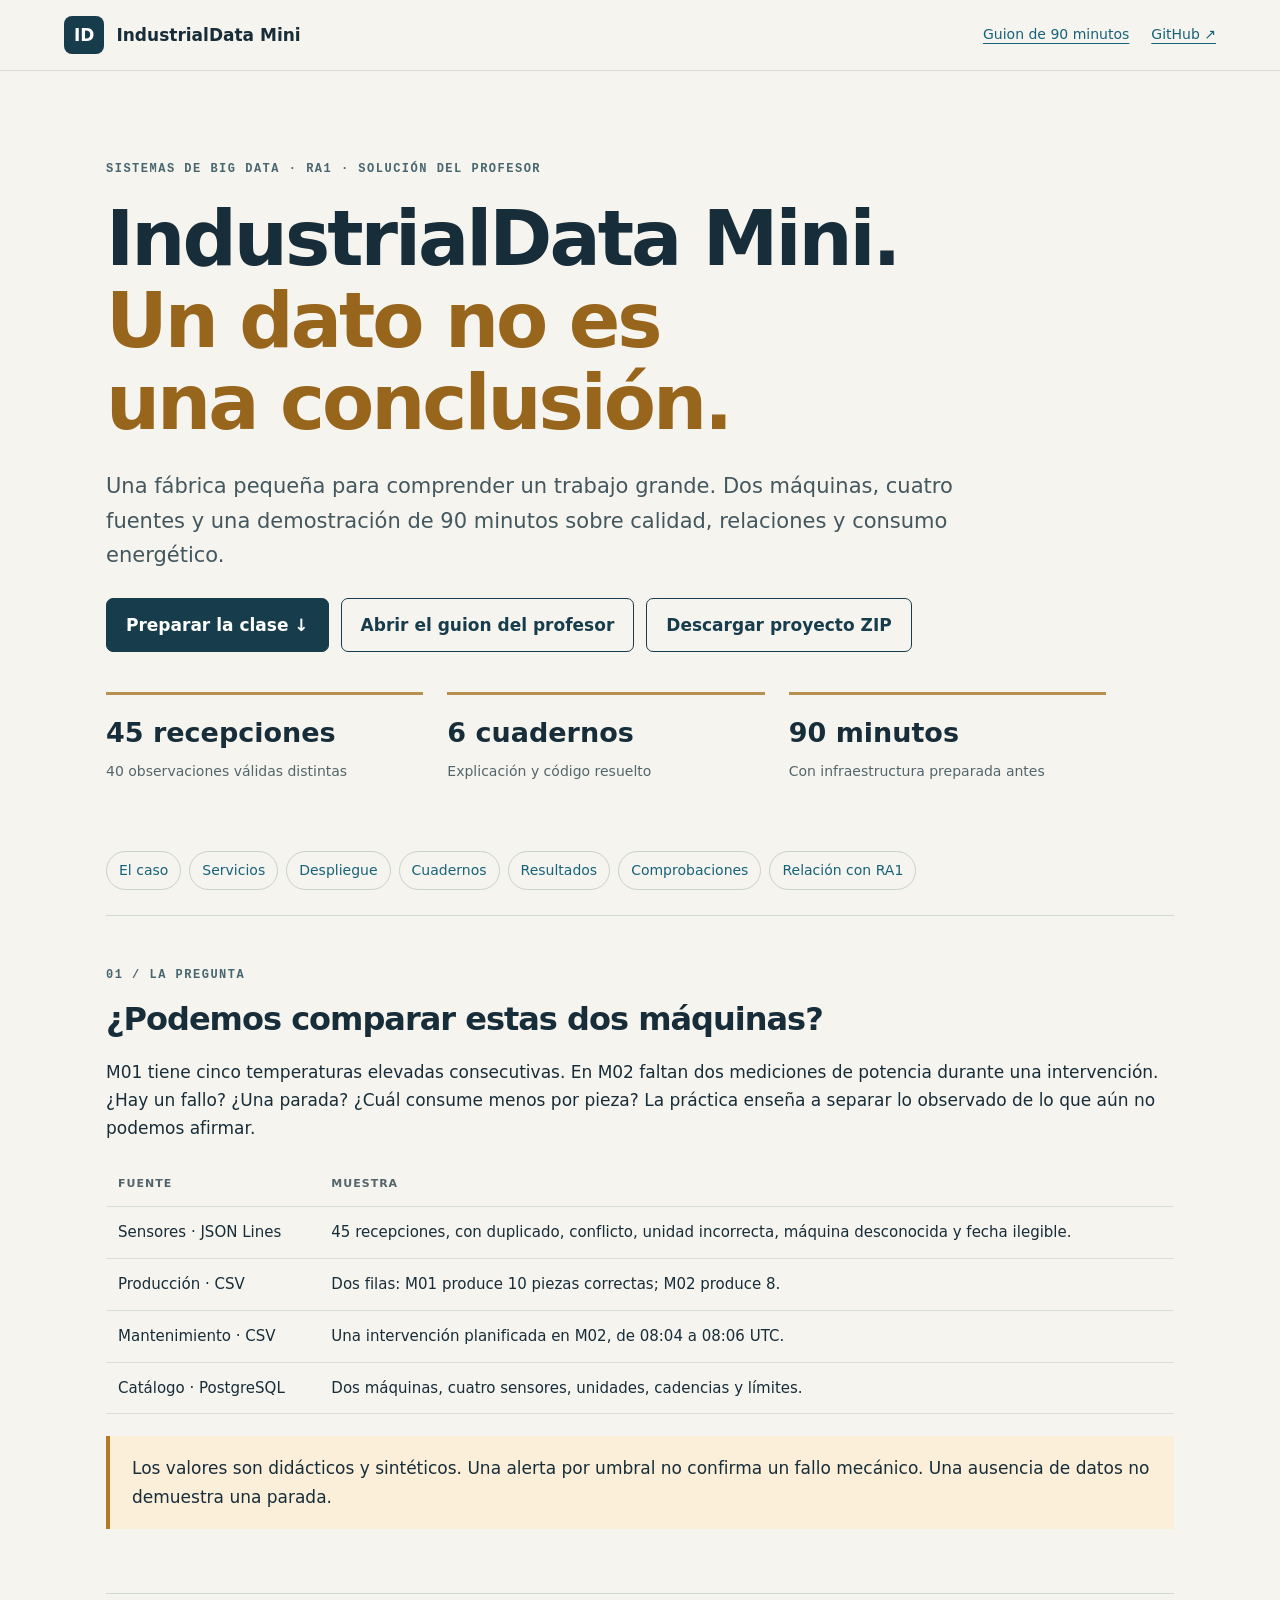
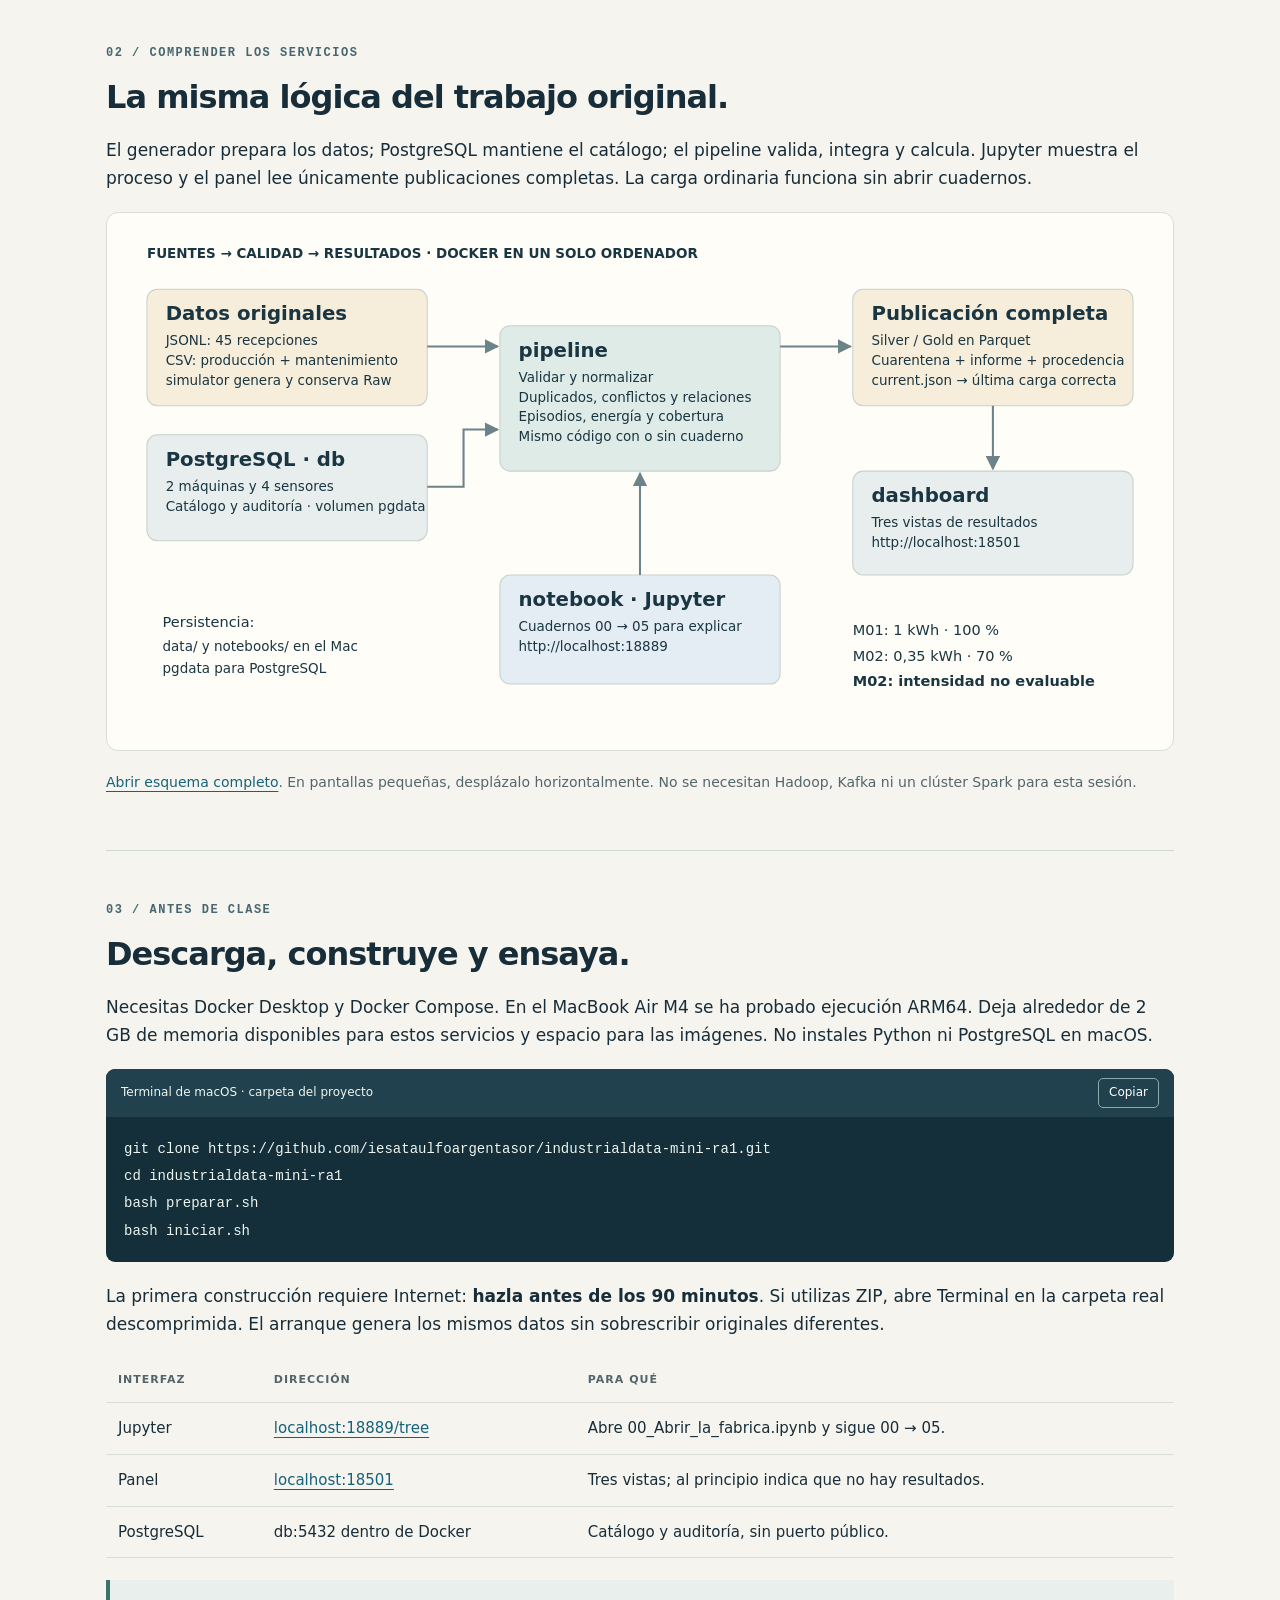
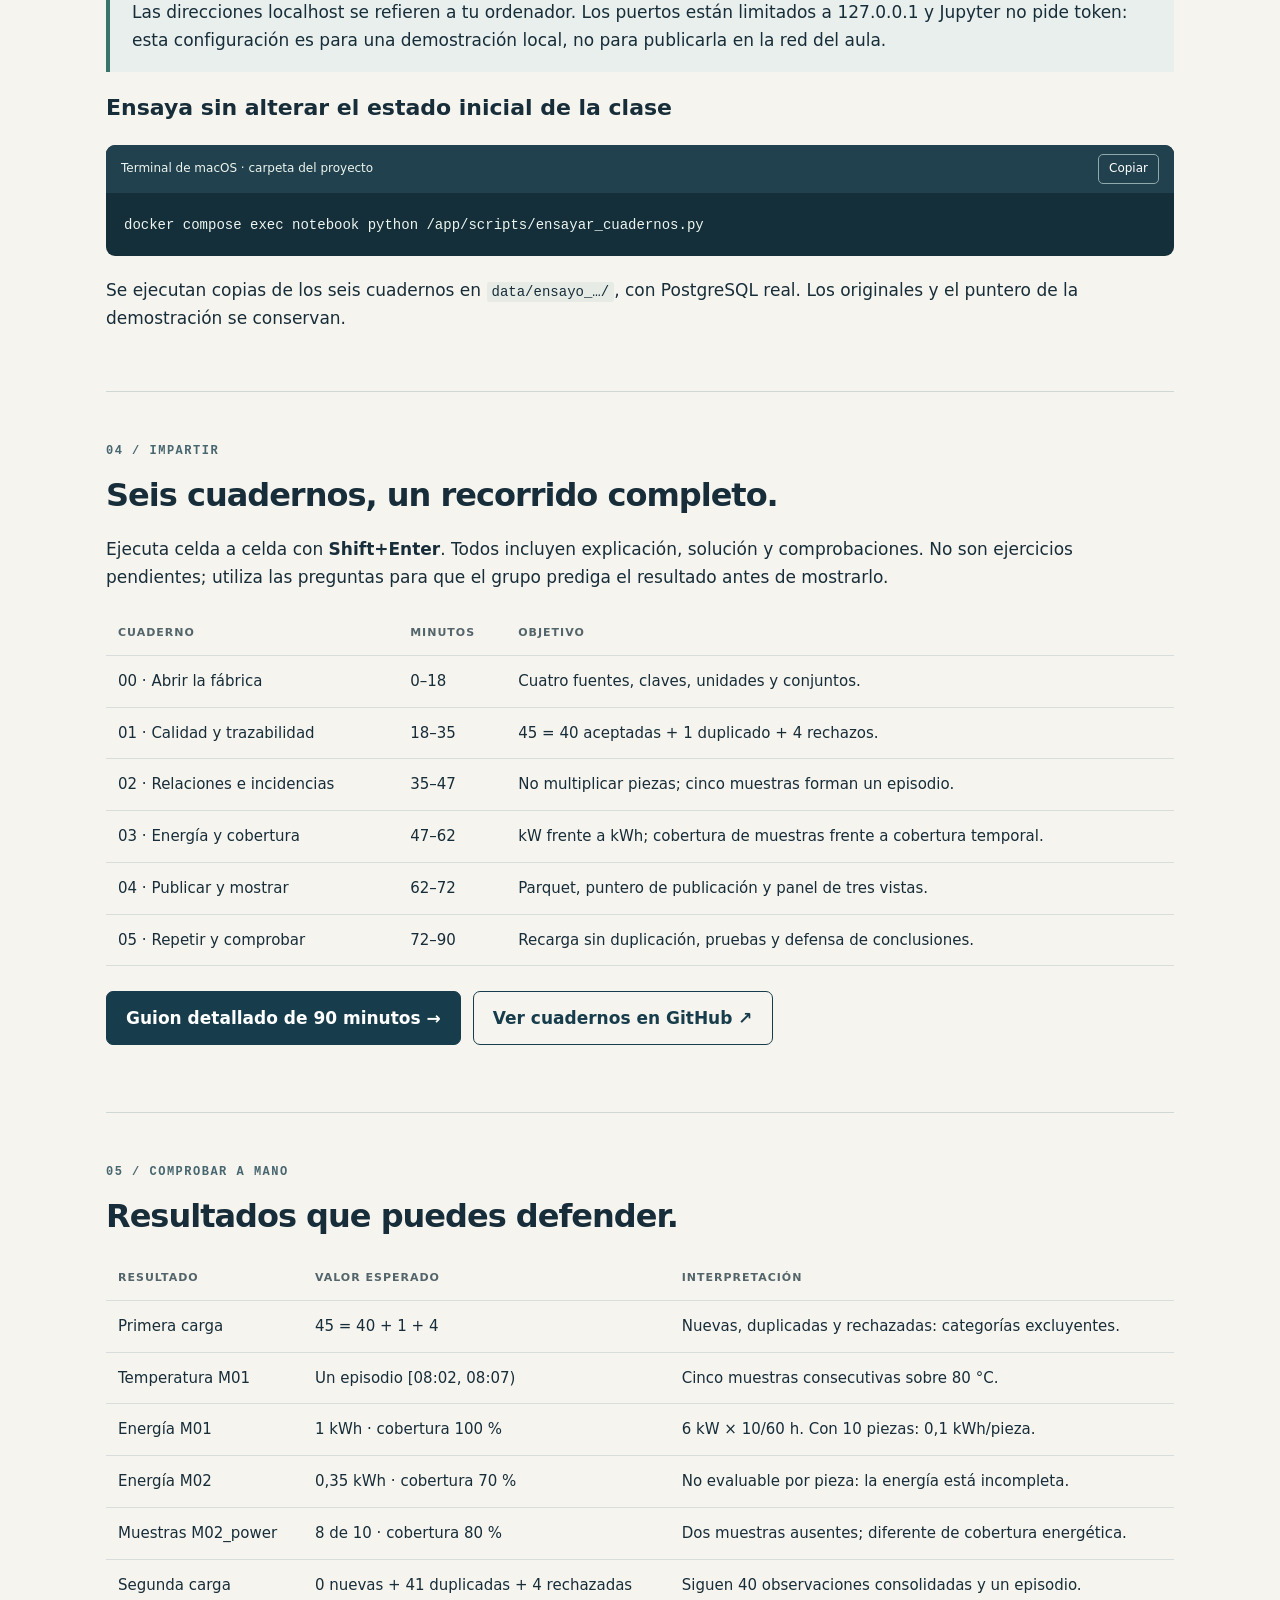
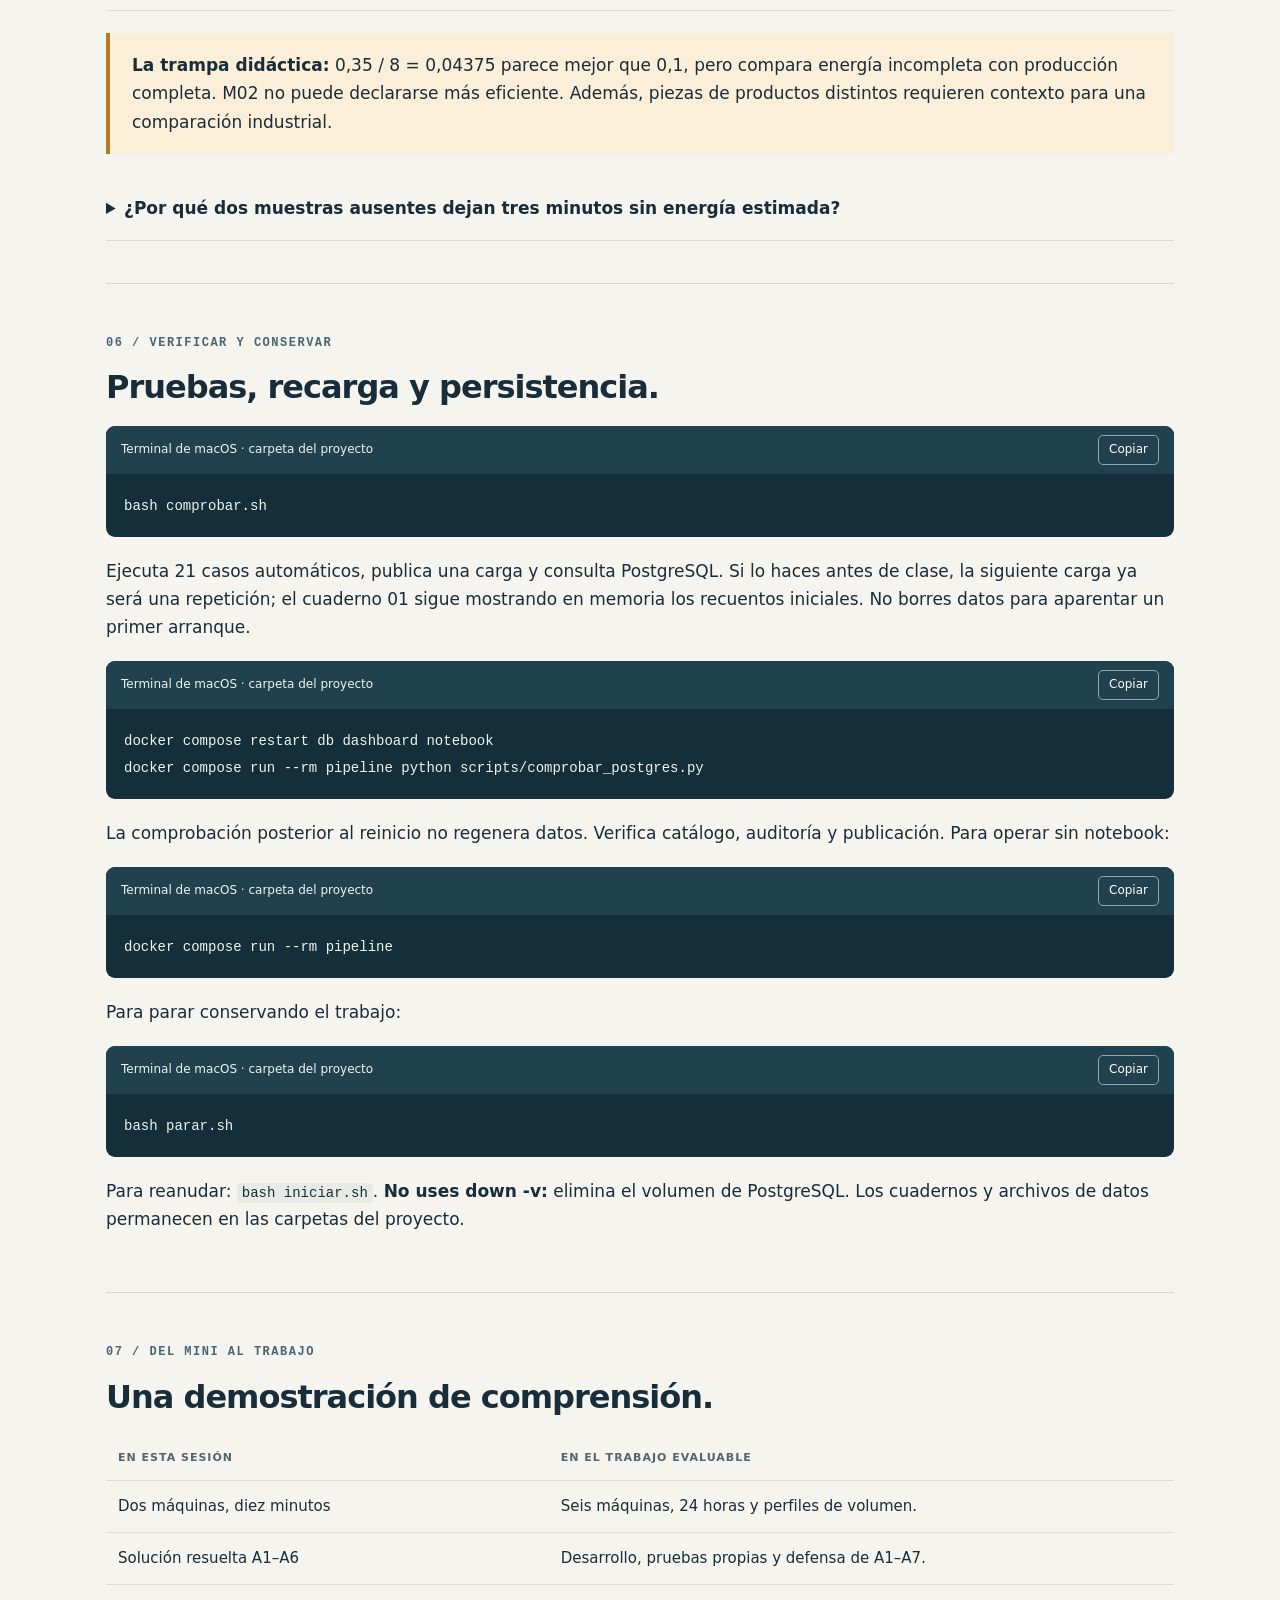
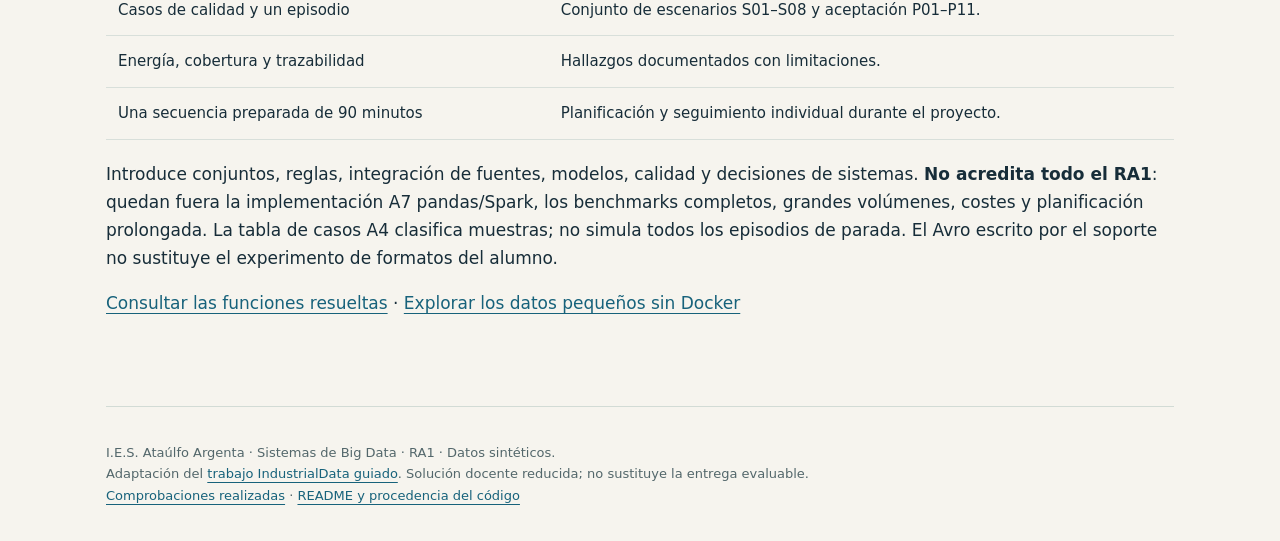
<file: docs/index.html>
<!doctype html><html lang="es"><head><meta charset="utf-8"><meta name="viewport" content="width=device-width,initial-scale=1"><title>Guía de despliegue y práctica · IndustrialData Mini</title><meta name="description" content="Demostración docente de Sistemas de Big Data: datos industriales, calidad, energía y trazabilidad en 90 minutos."><link rel="stylesheet" href="assets/style.css"><script defer src="assets/guide.js"></script></head><body><a class="skip" href="#contenido">Saltar al contenido</a><header><a class="brand" href="index.html"><span class="badge">ID</span> IndustrialData Mini</a><nav class="topnav" aria-label="Recursos"><a href="guion90.html">Guion de 90 minutos</a><a href="https://github.com/iesataulfoargentasor/industrialdata-mini-ra1">GitHub ↗</a></nav></header><main id="contenido"><div class="hero"><p class="eyebrow">Sistemas de Big Data · RA1 · Solución del profesor</p><h1>IndustrialData Mini.<br><span>Un dato no es<br>una conclusión.</span></h1><p class="lead">Una fábrica pequeña para comprender un trabajo grande. Dos máquinas, cuatro fuentes y una demostración de 90 minutos sobre calidad, relaciones y consumo energético.</p><div class="actions"><a class="button" href="#empezar">Preparar la clase ↓</a><a class="button secondary" href="guion90.html">Abrir el guion del profesor</a><a class="button secondary" href="https://github.com/iesataulfoargentasor/industrialdata-mini-ra1/archive/refs/heads/main.zip">Descargar proyecto ZIP</a></div><div class="stats"><article><strong>45 recepciones</strong><span class="small">40 observaciones válidas distintas</span></article><article><strong>6 cuadernos</strong><span class="small">Explicación y código resuelto</span></article><article><strong>90 minutos</strong><span class="small">Con infraestructura preparada antes</span></article></div></div><nav class="jump" aria-label="Secciones"><a href="#caso">El caso</a><a href="#arquitectura">Servicios</a><a href="#empezar">Despliegue</a><a href="#cuadernos">Cuadernos</a><a href="#resultados">Resultados</a><a href="#pruebas">Comprobaciones</a><a href="#alcance">Relación con RA1</a></nav>
<section id="caso"><span class="num">01 / LA PREGUNTA</span><h2>¿Podemos comparar estas dos máquinas?</h2><p>M01 tiene cinco temperaturas elevadas consecutivas. En M02 faltan dos mediciones de potencia durante una intervención. ¿Hay un fallo? ¿Una parada? ¿Cuál consume menos por pieza? La práctica enseña a separar lo observado de lo que aún no podemos afirmar.</p><div class="table-wrap"><table><thead><tr><th scope="col">Fuente</th><th scope="col">Muestra</th></tr></thead><tbody><tr><td>Sensores · JSON Lines</td><td>45 recepciones, con duplicado, conflicto, unidad incorrecta, máquina desconocida y fecha ilegible.</td></tr><tr><td>Producción · CSV</td><td>Dos filas: M01 produce 10 piezas correctas; M02 produce 8.</td></tr><tr><td>Mantenimiento · CSV</td><td>Una intervención planificada en M02, de 08:04 a 08:06 UTC.</td></tr><tr><td>Catálogo · PostgreSQL</td><td>Dos máquinas, cuatro sensores, unidades, cadencias y límites.</td></tr></tbody></table></div><div class="note amber">Los valores son didácticos y sintéticos. Una alerta por umbral no confirma un fallo mecánico. Una ausencia de datos no demuestra una parada.</div></section>
<section id="arquitectura"><span class="num">02 / COMPRENDER LOS SERVICIOS</span><h2>La misma lógica del trabajo original.</h2><p>El generador prepara los datos; PostgreSQL mantiene el catálogo; el pipeline valida, integra y calcula. Jupyter muestra el proceso y el panel lee únicamente publicaciones completas. La carga ordinaria funciona sin abrir cuadernos.</p><div class="diagram"><img src="assets/arquitectura.svg" alt="Fuentes JSONL, CSV y PostgreSQL hacia pipeline; publicación Parquet y panel; Jupyter utiliza el mismo código"></div><p class="small"><a href="assets/arquitectura.svg">Abrir esquema completo</a>. En pantallas pequeñas, desplázalo horizontalmente. No se necesitan Hadoop, Kafka ni un clúster Spark para esta sesión.</p></section>
<section id="empezar"><span class="num">03 / ANTES DE CLASE</span><h2>Descarga, construye y ensaya.</h2><p>Necesitas Docker Desktop y Docker Compose. En el MacBook Air M4 se ha probado ejecución ARM64. Deja alrededor de 2 GB de memoria disponibles para estos servicios y espacio para las imágenes. No instales Python ni PostgreSQL en macOS.</p><div class="code"><div class="code-head"><span>Terminal de macOS · carpeta del proyecto</span><button type="button" class="copy" aria-label="Copiar comandos">Copiar</button></div><pre><code>git clone https://github.com/iesataulfoargentasor/industrialdata-mini-ra1.git
cd industrialdata-mini-ra1
bash preparar.sh
bash iniciar.sh</code></pre></div><p>La primera construcción requiere Internet: <strong>hazla antes de los 90 minutos</strong>. Si utilizas ZIP, abre Terminal en la carpeta real descomprimida. El arranque genera los mismos datos sin sobrescribir originales diferentes.</p><div class="table-wrap"><table><thead><tr><th scope="col">Interfaz</th><th scope="col">Dirección</th><th scope="col">Para qué</th></tr></thead><tbody><tr><td>Jupyter</td><td><a href="http://localhost:18889/tree">localhost:18889/tree</a></td><td>Abre 00_Abrir_la_fabrica.ipynb y sigue 00 → 05.</td></tr><tr><td>Panel</td><td><a href="http://localhost:18501">localhost:18501</a></td><td>Tres vistas; al principio indica que no hay resultados.</td></tr><tr><td>PostgreSQL</td><td>db:5432 dentro de Docker</td><td>Catálogo y auditoría, sin puerto público.</td></tr></tbody></table></div><div class="note">Las direcciones localhost se refieren a tu ordenador. Los puertos están limitados a 127.0.0.1 y Jupyter no pide token: esta configuración es para una demostración local, no para publicarla en la red del aula.</div><h3>Ensaya sin alterar el estado inicial de la clase</h3><div class="code"><div class="code-head"><span>Terminal de macOS · carpeta del proyecto</span><button type="button" class="copy" aria-label="Copiar comandos">Copiar</button></div><pre><code>docker compose exec notebook python /app/scripts/ensayar_cuadernos.py</code></pre></div><p>Se ejecutan copias de los seis cuadernos en <code>data/ensayo_…/</code>, con PostgreSQL real. Los originales y el puntero de la demostración se conservan.</p></section>
<section id="cuadernos"><span class="num">04 / IMPARTIR</span><h2>Seis cuadernos, un recorrido completo.</h2><p>Ejecuta celda a celda con <strong>Shift+Enter</strong>. Todos incluyen explicación, solución y comprobaciones. No son ejercicios pendientes; utiliza las preguntas para que el grupo prediga el resultado antes de mostrarlo.</p><div class="table-wrap"><table><thead><tr><th scope="col">Cuaderno</th><th scope="col">Minutos</th><th scope="col">Objetivo</th></tr></thead><tbody><tr><td>00 · Abrir la fábrica</td><td>0–18</td><td>Cuatro fuentes, claves, unidades y conjuntos.</td></tr><tr><td>01 · Calidad y trazabilidad</td><td>18–35</td><td>45 = 40 aceptadas + 1 duplicado + 4 rechazos.</td></tr><tr><td>02 · Relaciones e incidencias</td><td>35–47</td><td>No multiplicar piezas; cinco muestras forman un episodio.</td></tr><tr><td>03 · Energía y cobertura</td><td>47–62</td><td>kW frente a kWh; cobertura de muestras frente a cobertura temporal.</td></tr><tr><td>04 · Publicar y mostrar</td><td>62–72</td><td>Parquet, puntero de publicación y panel de tres vistas.</td></tr><tr><td>05 · Repetir y comprobar</td><td>72–90</td><td>Recarga sin duplicación, pruebas y defensa de conclusiones.</td></tr></tbody></table></div><div class="actions"><a class="button" href="guion90.html">Guion detallado de 90 minutos →</a><a class="button secondary" href="https://github.com/iesataulfoargentasor/industrialdata-mini-ra1/tree/main/notebooks">Ver cuadernos en GitHub ↗</a></div></section>
<section id="resultados"><span class="num">05 / COMPROBAR A MANO</span><h2>Resultados que puedes defender.</h2><div class="table-wrap"><table><thead><tr><th scope="col">Resultado</th><th scope="col">Valor esperado</th><th scope="col">Interpretación</th></tr></thead><tbody><tr><td>Primera carga</td><td>45 = 40 + 1 + 4</td><td>Nuevas, duplicadas y rechazadas: categorías excluyentes.</td></tr><tr><td>Temperatura M01</td><td>Un episodio [08:02, 08:07)</td><td>Cinco muestras consecutivas sobre 80 °C.</td></tr><tr><td>Energía M01</td><td>1 kWh · cobertura 100 %</td><td>6 kW × 10/60 h. Con 10 piezas: 0,1 kWh/pieza.</td></tr><tr><td>Energía M02</td><td>0,35 kWh · cobertura 70 %</td><td>No evaluable por pieza: la energía está incompleta.</td></tr><tr><td>Muestras M02_power</td><td>8 de 10 · cobertura 80 %</td><td>Dos muestras ausentes; diferente de cobertura energética.</td></tr><tr><td>Segunda carga</td><td>0 nuevas + 41 duplicadas + 4 rechazadas</td><td>Siguen 40 observaciones consolidadas y un episodio.</td></tr></tbody></table></div><div class="note amber"><strong>La trampa didáctica:</strong> 0,35 / 8 = 0,04375 parece mejor que 0,1, pero compara energía incompleta con producción completa. M02 no puede declararse más eficiente. Además, piezas de productos distintos requieren contexto para una comparación industrial.</div><details><summary>¿Por qué dos muestras ausentes dejan tres minutos sin energía estimada?</summary><p>Hay potencia a las 08:03 y a las 08:06. El segmento dura 180 segundos, más de 1,5 veces la cadencia de 60 segundos. Se excluye completo. Quedan siete de diez minutos cubiertos. No se rellena el hueco con ceros ni se supone potencia constante durante él.</p></details></section>
<section id="pruebas"><span class="num">06 / VERIFICAR Y CONSERVAR</span><h2>Pruebas, recarga y persistencia.</h2><div class="code"><div class="code-head"><span>Terminal de macOS · carpeta del proyecto</span><button type="button" class="copy" aria-label="Copiar comandos">Copiar</button></div><pre><code>bash comprobar.sh</code></pre></div><p>Ejecuta 21 casos automáticos, publica una carga y consulta PostgreSQL. Si lo haces antes de clase, la siguiente carga ya será una repetición; el cuaderno 01 sigue mostrando en memoria los recuentos iniciales. No borres datos para aparentar un primer arranque.</p><div class="code"><div class="code-head"><span>Terminal de macOS · carpeta del proyecto</span><button type="button" class="copy" aria-label="Copiar comandos">Copiar</button></div><pre><code>docker compose restart db dashboard notebook
docker compose run --rm pipeline python scripts/comprobar_postgres.py</code></pre></div><p>La comprobación posterior al reinicio no regenera datos. Verifica catálogo, auditoría y publicación. Para operar sin notebook:</p><div class="code"><div class="code-head"><span>Terminal de macOS · carpeta del proyecto</span><button type="button" class="copy" aria-label="Copiar comandos">Copiar</button></div><pre><code>docker compose run --rm pipeline</code></pre></div><p>Para parar conservando el trabajo:</p><div class="code"><div class="code-head"><span>Terminal de macOS · carpeta del proyecto</span><button type="button" class="copy" aria-label="Copiar comandos">Copiar</button></div><pre><code>bash parar.sh</code></pre></div><p>Para reanudar: <code>bash iniciar.sh</code>. <strong>No uses down -v:</strong> elimina el volumen de PostgreSQL. Los cuadernos y archivos de datos permanecen en las carpetas del proyecto.</p></section>
<section id="alcance"><span class="num">07 / DEL MINI AL TRABAJO</span><h2>Una demostración de comprensión.</h2><div class="table-wrap"><table><thead><tr><th scope="col">En esta sesión</th><th scope="col">En el trabajo evaluable</th></tr></thead><tbody><tr><td>Dos máquinas, diez minutos</td><td>Seis máquinas, 24 horas y perfiles de volumen.</td></tr><tr><td>Solución resuelta A1–A6</td><td>Desarrollo, pruebas propias y defensa de A1–A7.</td></tr><tr><td>Casos de calidad y un episodio</td><td>Conjunto de escenarios S01–S08 y aceptación P01–P11.</td></tr><tr><td>Energía, cobertura y trazabilidad</td><td>Hallazgos documentados con limitaciones.</td></tr><tr><td>Una secuencia preparada de 90 minutos</td><td>Planificación y seguimiento individual durante el proyecto.</td></tr></tbody></table></div><p>Introduce conjuntos, reglas, integración de fuentes, modelos, calidad y decisiones de sistemas. <strong>No acredita todo el RA1</strong>: quedan fuera la implementación A7 pandas/Spark, los benchmarks completos, grandes volúmenes, costes y planificación prolongada. La tabla de casos A4 clasifica muestras; no simula todos los episodios de parada. El Avro escrito por el soporte no sustituye el experimento de formatos del alumno.</p><p><a href="https://github.com/iesataulfoargentasor/industrialdata-mini-ra1/blob/main/src/industrialdata/reglas.py">Consultar las funciones resueltas</a> · <a href="https://github.com/iesataulfoargentasor/industrialdata-mini-ra1/tree/main/sample_data">Explorar los datos pequeños sin Docker</a></p></section><footer>I.E.S. Ataúlfo Argenta · Sistemas de Big Data · RA1 · Datos sintéticos.<br>Adaptación del <a href="https://iesataulfoargentasor.github.io/industrialdata-ut1-guiado/enunciado.html">trabajo IndustrialData guiado</a>. Solución docente reducida; no sustituye la entrega evaluable.<br><a href="https://github.com/iesataulfoargentasor/industrialdata-mini-ra1/blob/main/VALIDACION.txt">Comprobaciones realizadas</a> · <a href="https://github.com/iesataulfoargentasor/industrialdata-mini-ra1/blob/main/README.md">README y procedencia del código</a></footer></main></body></html>
</file>
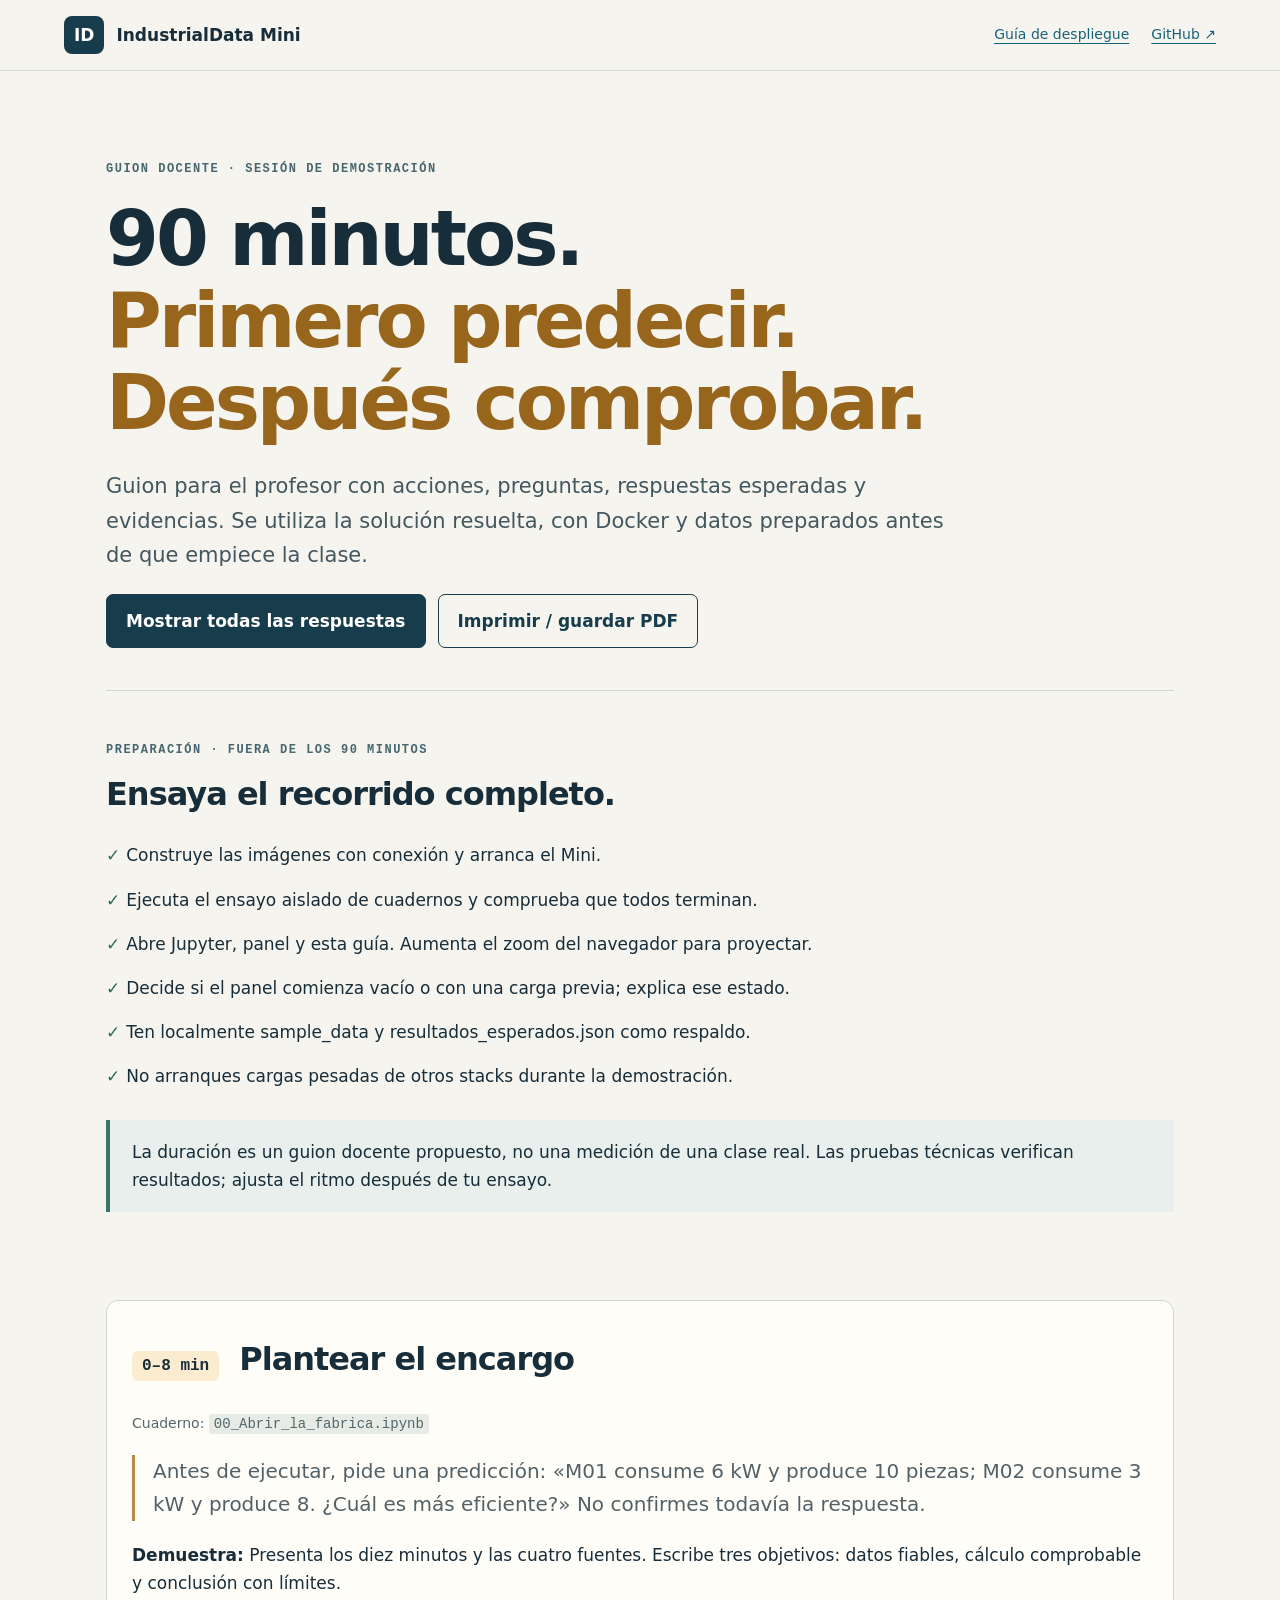
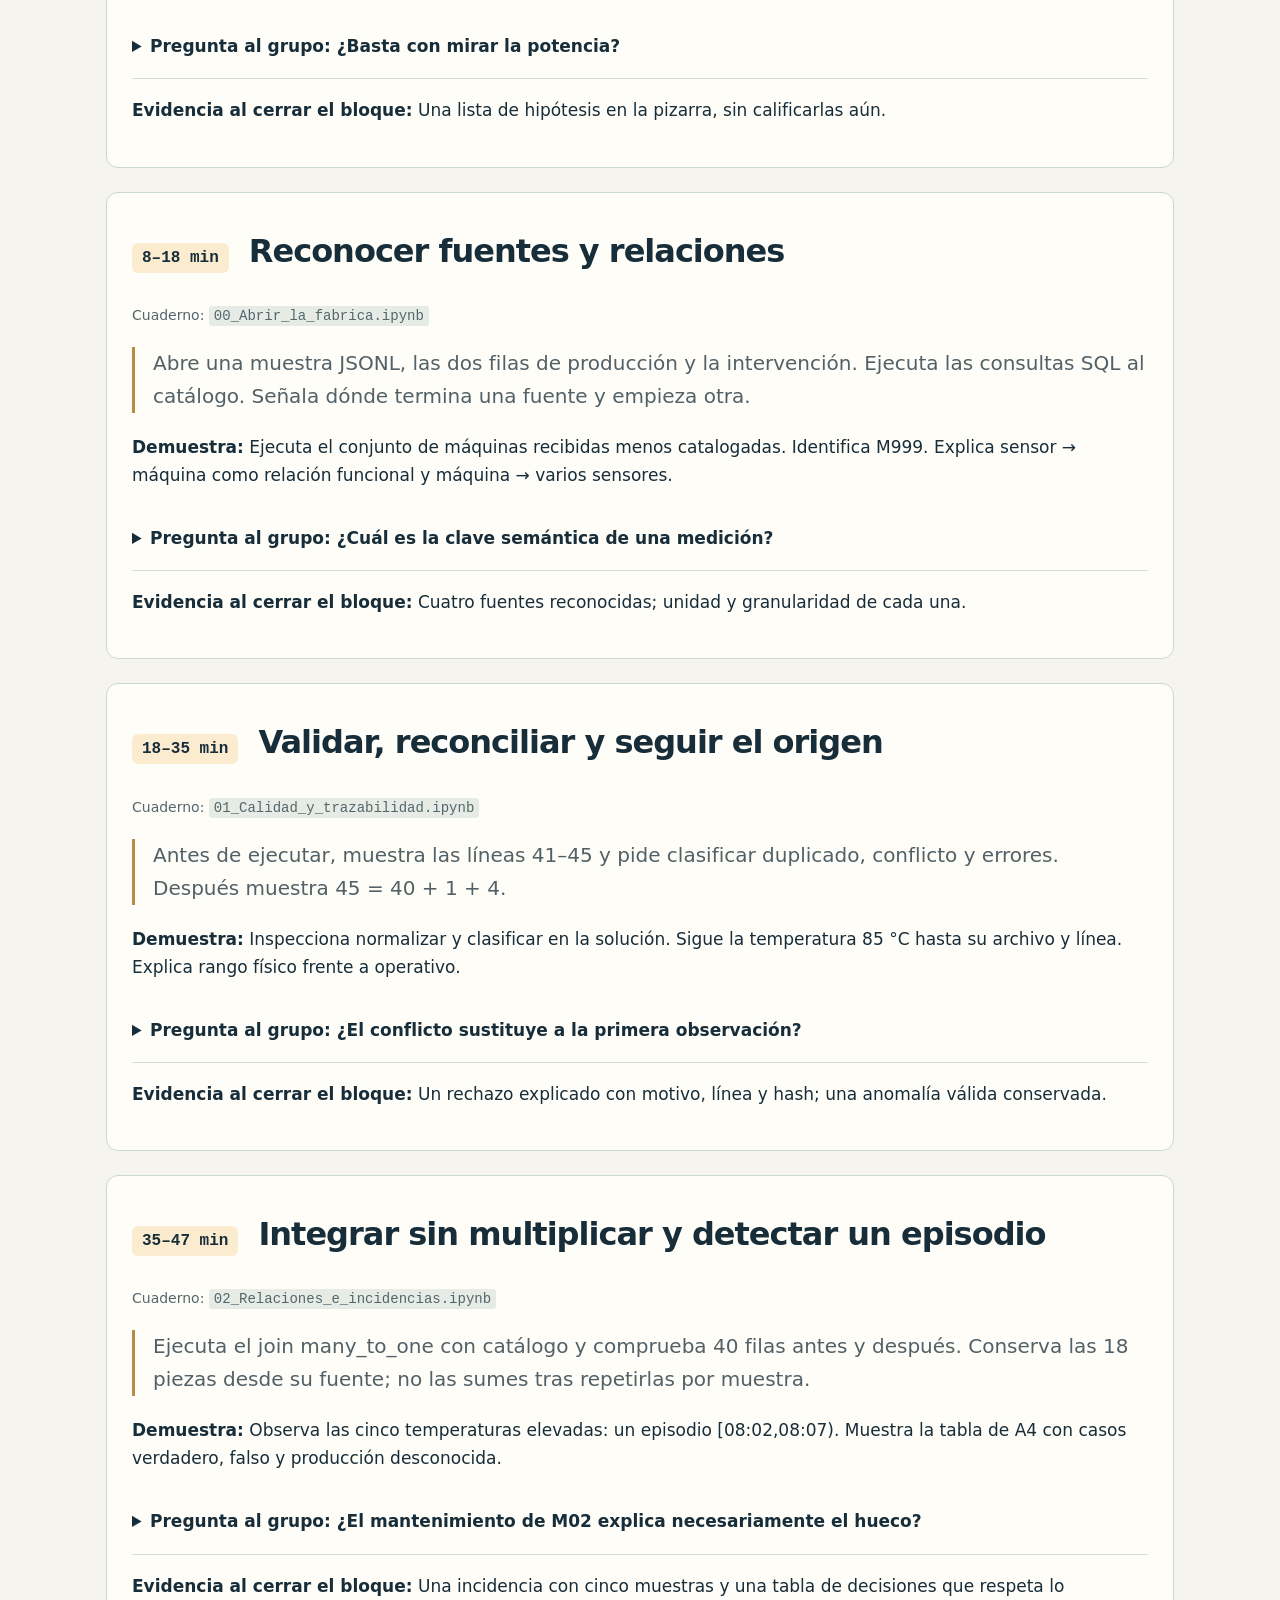
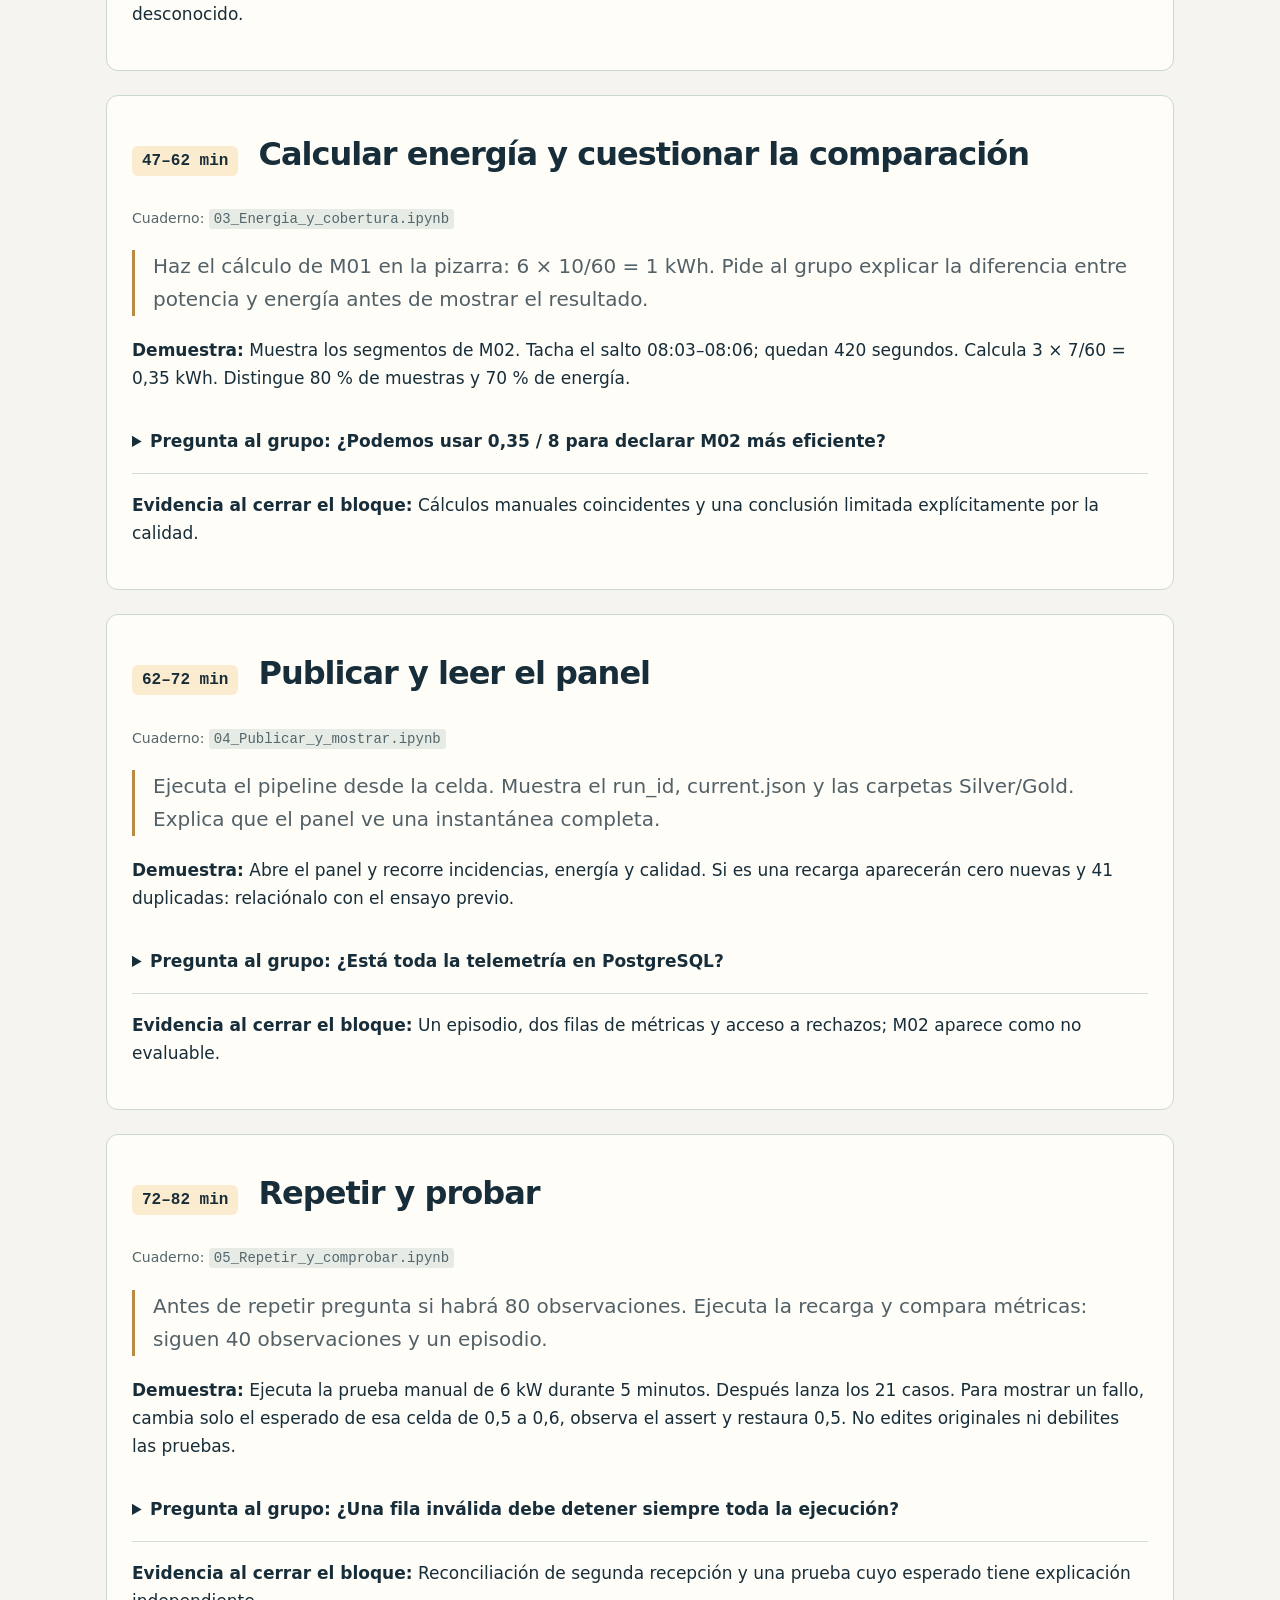
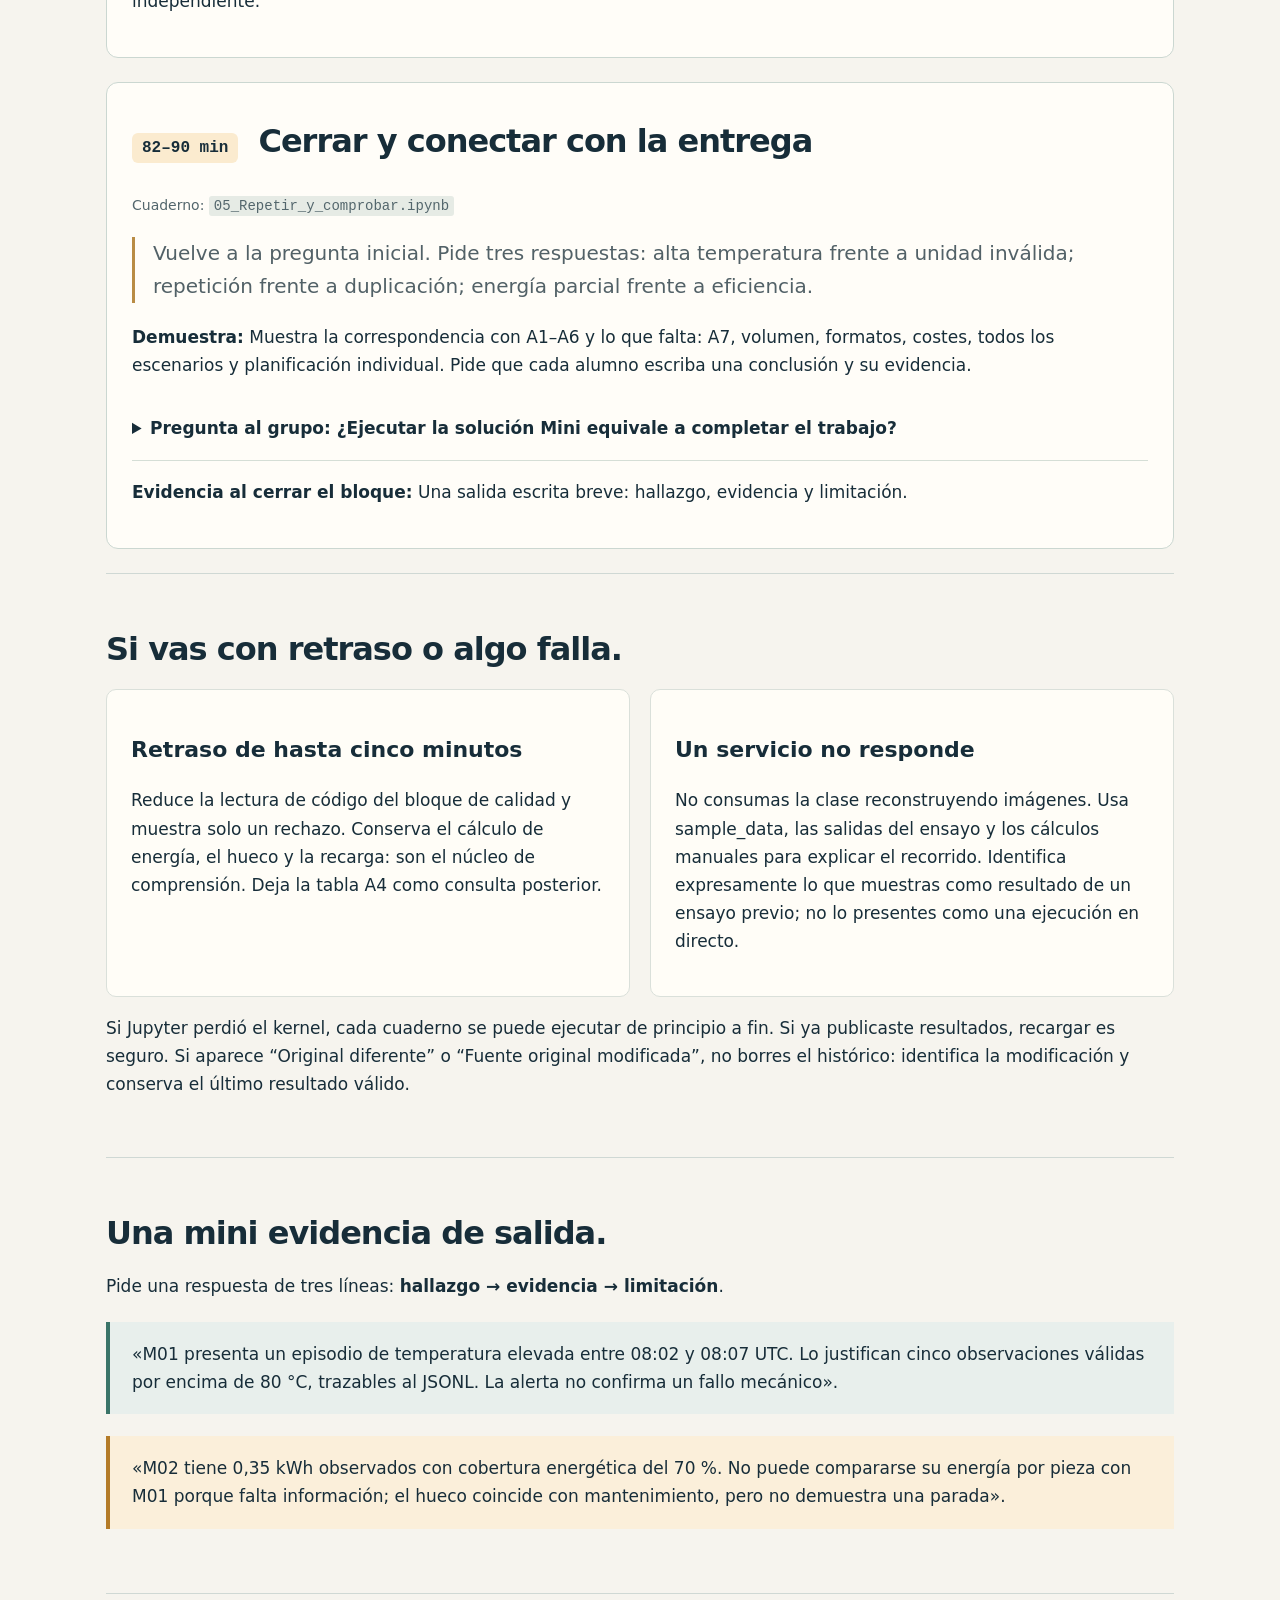
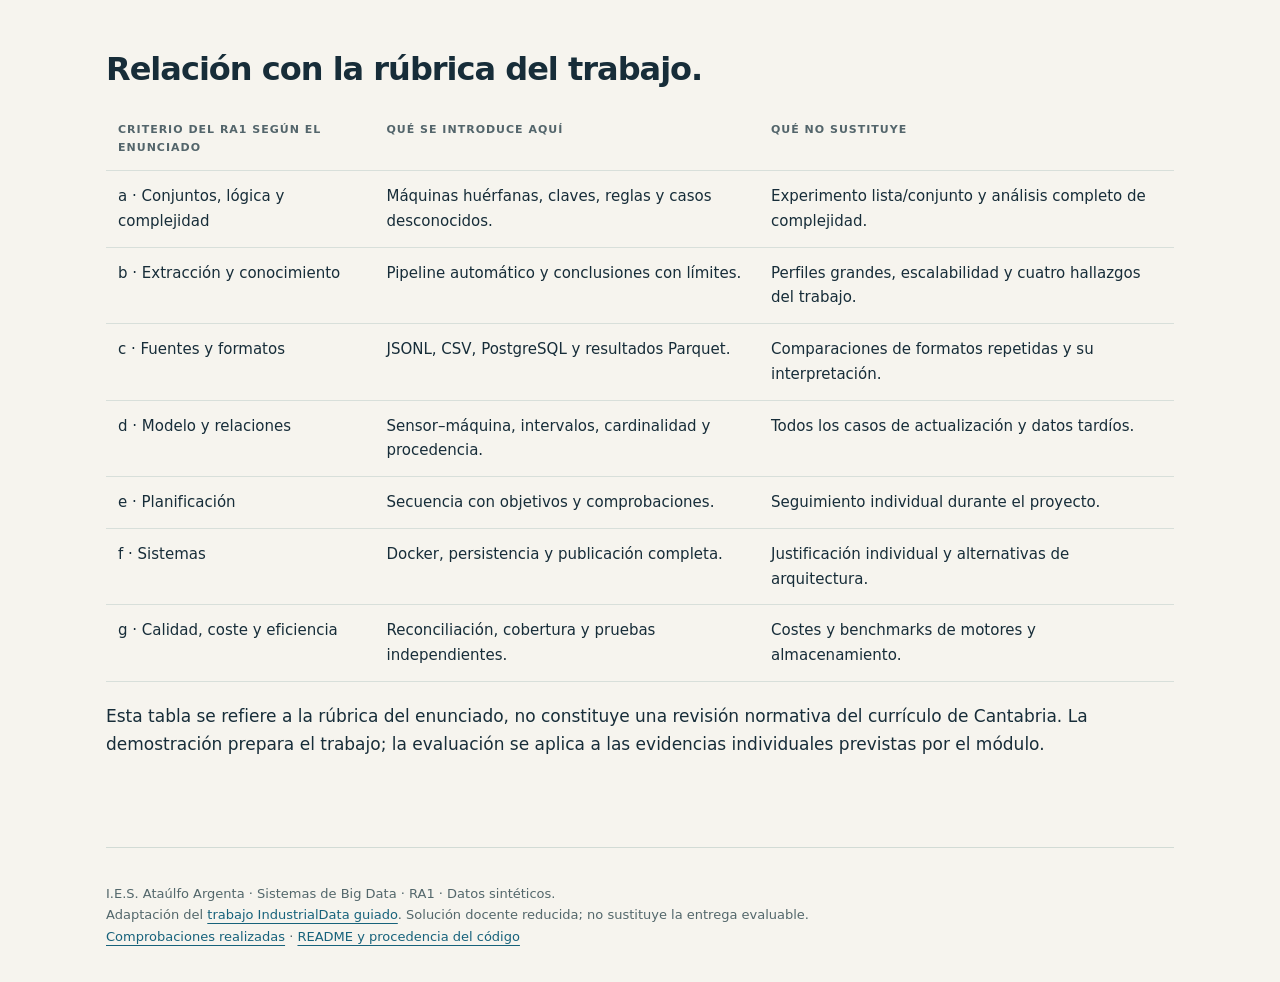
<file: docs/guion90.html>
<!doctype html><html lang="es"><head><meta charset="utf-8"><meta name="viewport" content="width=device-width,initial-scale=1"><title>Guion del profesor · 90 minutos · IndustrialData Mini</title><meta name="description" content="Demostración docente de Sistemas de Big Data: datos industriales, calidad, energía y trazabilidad en 90 minutos."><link rel="stylesheet" href="assets/style.css"><script defer src="assets/guide.js"></script></head><body><a class="skip" href="#contenido">Saltar al contenido</a><header><a class="brand" href="index.html"><span class="badge">ID</span> IndustrialData Mini</a><nav class="topnav" aria-label="Recursos"><a href="index.html">Guía de despliegue</a><a href="https://github.com/iesataulfoargentasor/industrialdata-mini-ra1">GitHub ↗</a></nav></header><main id="contenido"><div class="hero"><p class="eyebrow">Guion docente · sesión de demostración</p><h1>90 minutos.<br><span>Primero predecir.<br>Después comprobar.</span></h1><p class="lead">Guion para el profesor con acciones, preguntas, respuestas esperadas y evidencias. Se utiliza la solución resuelta, con Docker y datos preparados antes de que empiece la clase.</p><div class="printbar"><button class="button" id="expandir" type="button">Mostrar todas las respuestas</button><button class="button secondary" id="imprimir" type="button">Imprimir / guardar PDF</button></div></div><section><span class="num">PREPARACIÓN · FUERA DE LOS 90 MINUTOS</span><h2>Ensaya el recorrido completo.</h2><ul class="checklist"><li>Construye las imágenes con conexión y arranca el Mini.</li><li>Ejecuta el ensayo aislado de cuadernos y comprueba que todos terminan.</li><li>Abre Jupyter, panel y esta guía. Aumenta el zoom del navegador para proyectar.</li><li>Decide si el panel comienza vacío o con una carga previa; explica ese estado.</li><li>Ten localmente sample_data y resultados_esperados.json como respaldo.</li><li>No arranques cargas pesadas de otros stacks durante la demostración.</li></ul><div class="note">La duración es un guion docente propuesto, no una medición de una clase real. Las pruebas técnicas verifican resultados; ajusta el ritmo después de tu ensayo.</div></section><article class="stage"><header><span class="time">0–8 min</span><h2>Plantear el encargo</h2></header><p class="small">Cuaderno: <code>00_Abrir_la_fabrica.ipynb</code></p><p class="quote">Antes de ejecutar, pide una predicción: «M01 consume 6 kW y produce 10 piezas; M02 consume 3 kW y produce 8. ¿Cuál es más eficiente?» No confirmes todavía la respuesta.</p><p><strong>Demuestra:</strong> Presenta los diez minutos y las cuatro fuentes. Escribe tres objetivos: datos fiables, cálculo comprobable y conclusión con límites.</p><details><summary>Pregunta al grupo: ¿Basta con mirar la potencia?</summary><p><strong>Respuesta esperada:</strong> No. Necesitamos duración, cobertura, producción y contexto. kW no es energía.</p></details><p><strong>Evidencia al cerrar el bloque:</strong> Una lista de hipótesis en la pizarra, sin calificarlas aún.</p></article><article class="stage"><header><span class="time">8–18 min</span><h2>Reconocer fuentes y relaciones</h2></header><p class="small">Cuaderno: <code>00_Abrir_la_fabrica.ipynb</code></p><p class="quote">Abre una muestra JSONL, las dos filas de producción y la intervención. Ejecuta las consultas SQL al catálogo. Señala dónde termina una fuente y empieza otra.</p><p><strong>Demuestra:</strong> Ejecuta el conjunto de máquinas recibidas menos catalogadas. Identifica M999. Explica sensor → máquina como relación funcional y máquina → varios sensores.</p><details><summary>Pregunta al grupo: ¿Cuál es la clave semántica de una medición?</summary><p><strong>Respuesta esperada:</strong> Sensor e instante. Deduplicar por máquina eliminaría observaciones distintas; event_id identifica una recepción lógica pero no reemplaza esa clave.</p></details><p><strong>Evidencia al cerrar el bloque:</strong> Cuatro fuentes reconocidas; unidad y granularidad de cada una.</p></article><article class="stage"><header><span class="time">18–35 min</span><h2>Validar, reconciliar y seguir el origen</h2></header><p class="small">Cuaderno: <code>01_Calidad_y_trazabilidad.ipynb</code></p><p class="quote">Antes de ejecutar, muestra las líneas 41–45 y pide clasificar duplicado, conflicto y errores. Después muestra 45 = 40 + 1 + 4.</p><p><strong>Demuestra:</strong> Inspecciona normalizar y clasificar en la solución. Sigue la temperatura 85 °C hasta su archivo y línea. Explica rango físico frente a operativo.</p><details><summary>Pregunta al grupo: ¿El conflicto sustituye a la primera observación?</summary><p><strong>Respuesta esperada:</strong> No. Se conserva la primera aceptada y se registra el conflicto con su procedencia. La temperatura alta plausible se acepta.</p></details><p><strong>Evidencia al cerrar el bloque:</strong> Un rechazo explicado con motivo, línea y hash; una anomalía válida conservada.</p></article><article class="stage"><header><span class="time">35–47 min</span><h2>Integrar sin multiplicar y detectar un episodio</h2></header><p class="small">Cuaderno: <code>02_Relaciones_e_incidencias.ipynb</code></p><p class="quote">Ejecuta el join many_to_one con catálogo y comprueba 40 filas antes y después. Conserva las 18 piezas desde su fuente; no las sumes tras repetirlas por muestra.</p><p><strong>Demuestra:</strong> Observa las cinco temperaturas elevadas: un episodio [08:02,08:07). Muestra la tabla de A4 con casos verdadero, falso y producción desconocida.</p><details><summary>Pregunta al grupo: ¿El mantenimiento de M02 explica necesariamente el hueco?</summary><p><strong>Respuesta esperada:</strong> No. Coincidencia temporal no es causalidad ni prueba de parada. Dos muestras ausentes tampoco alcanzan el umbral de diez para un episodio de falta de sensor.</p></details><p><strong>Evidencia al cerrar el bloque:</strong> Una incidencia con cinco muestras y una tabla de decisiones que respeta lo desconocido.</p></article><article class="stage"><header><span class="time">47–62 min</span><h2>Calcular energía y cuestionar la comparación</h2></header><p class="small">Cuaderno: <code>03_Energia_y_cobertura.ipynb</code></p><p class="quote">Haz el cálculo de M01 en la pizarra: 6 × 10/60 = 1 kWh. Pide al grupo explicar la diferencia entre potencia y energía antes de mostrar el resultado.</p><p><strong>Demuestra:</strong> Muestra los segmentos de M02. Tacha el salto 08:03–08:06; quedan 420 segundos. Calcula 3 × 7/60 = 0,35 kWh. Distingue 80 % de muestras y 70 % de energía.</p><details><summary>Pregunta al grupo: ¿Podemos usar 0,35 / 8 para declarar M02 más eficiente?</summary><p><strong>Respuesta esperada:</strong> No: energía incompleta frente a producción completa. La intensidad es no evaluable, no cero. El mantenimiento no autoriza a rellenar datos.</p></details><p><strong>Evidencia al cerrar el bloque:</strong> Cálculos manuales coincidentes y una conclusión limitada explícitamente por la calidad.</p></article><article class="stage"><header><span class="time">62–72 min</span><h2>Publicar y leer el panel</h2></header><p class="small">Cuaderno: <code>04_Publicar_y_mostrar.ipynb</code></p><p class="quote">Ejecuta el pipeline desde la celda. Muestra el run_id, current.json y las carpetas Silver/Gold. Explica que el panel ve una instantánea completa.</p><p><strong>Demuestra:</strong> Abre el panel y recorre incidencias, energía y calidad. Si es una recarga aparecerán cero nuevas y 41 duplicadas: relaciónalo con el ensayo previo.</p><details><summary>Pregunta al grupo: ¿Está toda la telemetría en PostgreSQL?</summary><p><strong>Respuesta esperada:</strong> No. PostgreSQL guarda catálogo y auditoría. Los originales son archivos y los resultados analíticos están en Parquet.</p></details><p><strong>Evidencia al cerrar el bloque:</strong> Un episodio, dos filas de métricas y acceso a rechazos; M02 aparece como no evaluable.</p></article><article class="stage"><header><span class="time">72–82 min</span><h2>Repetir y probar</h2></header><p class="small">Cuaderno: <code>05_Repetir_y_comprobar.ipynb</code></p><p class="quote">Antes de repetir pregunta si habrá 80 observaciones. Ejecuta la recarga y compara métricas: siguen 40 observaciones y un episodio.</p><p><strong>Demuestra:</strong> Ejecuta la prueba manual de 6 kW durante 5 minutos. Después lanza los 21 casos. Para mostrar un fallo, cambia solo el esperado de esa celda de 0,5 a 0,6, observa el assert y restaura 0,5. No edites originales ni debilites las pruebas.</p><details><summary>Pregunta al grupo: ¿Una fila inválida debe detener siempre toda la ejecución?</summary><p><strong>Respuesta esperada:</strong> No. Una observación inválida puede ir a cuarentena. Un fallo que impide completar el procesamiento bloquea la publicación. La prueba de fuente modificada verifica que se mantiene el último puntero correcto.</p></details><p><strong>Evidencia al cerrar el bloque:</strong> Reconciliación de segunda recepción y una prueba cuyo esperado tiene explicación independiente.</p></article><article class="stage"><header><span class="time">82–90 min</span><h2>Cerrar y conectar con la entrega</h2></header><p class="small">Cuaderno: <code>05_Repetir_y_comprobar.ipynb</code></p><p class="quote">Vuelve a la pregunta inicial. Pide tres respuestas: alta temperatura frente a unidad inválida; repetición frente a duplicación; energía parcial frente a eficiencia.</p><p><strong>Demuestra:</strong> Muestra la correspondencia con A1–A6 y lo que falta: A7, volumen, formatos, costes, todos los escenarios y planificación individual. Pide que cada alumno escriba una conclusión y su evidencia.</p><details><summary>Pregunta al grupo: ¿Ejecutar la solución Mini equivale a completar el trabajo?</summary><p><strong>Respuesta esperada:</strong> No. Es un modelo de razonamiento; la entrega requiere desarrollo, pruebas, evidencias y defensa propios según la rúbrica.</p></details><p><strong>Evidencia al cerrar el bloque:</strong> Una salida escrita breve: hallazgo, evidencia y limitación.</p></article><section><h2>Si vas con retraso o algo falla.</h2><div class="grid"><article class="card"><h3>Retraso de hasta cinco minutos</h3><p>Reduce la lectura de código del bloque de calidad y muestra solo un rechazo. Conserva el cálculo de energía, el hueco y la recarga: son el núcleo de comprensión. Deja la tabla A4 como consulta posterior.</p></article><article class="card"><h3>Un servicio no responde</h3><p>No consumas la clase reconstruyendo imágenes. Usa sample_data, las salidas del ensayo y los cálculos manuales para explicar el recorrido. Identifica expresamente lo que muestras como resultado de un ensayo previo; no lo presentes como una ejecución en directo.</p></article></div><p>Si Jupyter perdió el kernel, cada cuaderno se puede ejecutar de principio a fin. Si ya publicaste resultados, recargar es seguro. Si aparece “Original diferente” o “Fuente original modificada”, no borres el histórico: identifica la modificación y conserva el último resultado válido.</p></section><section><h2>Una mini evidencia de salida.</h2><p>Pide una respuesta de tres líneas: <strong>hallazgo → evidencia → limitación</strong>.</p><div class="note">«M01 presenta un episodio de temperatura elevada entre 08:02 y 08:07 UTC. Lo justifican cinco observaciones válidas por encima de 80 °C, trazables al JSONL. La alerta no confirma un fallo mecánico».</div><div class="note amber">«M02 tiene 0,35 kWh observados con cobertura energética del 70 %. No puede compararse su energía por pieza con M01 porque falta información; el hueco coincide con mantenimiento, pero no demuestra una parada».</div></section><section><h2>Relación con la rúbrica del trabajo.</h2><div class="table-wrap"><table><thead><tr><th scope="col">Criterio del RA1 según el enunciado</th><th scope="col">Qué se introduce aquí</th><th scope="col">Qué no sustituye</th></tr></thead><tbody><tr><td>a · Conjuntos, lógica y complejidad</td><td>Máquinas huérfanas, claves, reglas y casos desconocidos.</td><td>Experimento lista/conjunto y análisis completo de complejidad.</td></tr><tr><td>b · Extracción y conocimiento</td><td>Pipeline automático y conclusiones con límites.</td><td>Perfiles grandes, escalabilidad y cuatro hallazgos del trabajo.</td></tr><tr><td>c · Fuentes y formatos</td><td>JSONL, CSV, PostgreSQL y resultados Parquet.</td><td>Comparaciones de formatos repetidas y su interpretación.</td></tr><tr><td>d · Modelo y relaciones</td><td>Sensor–máquina, intervalos, cardinalidad y procedencia.</td><td>Todos los casos de actualización y datos tardíos.</td></tr><tr><td>e · Planificación</td><td>Secuencia con objetivos y comprobaciones.</td><td>Seguimiento individual durante el proyecto.</td></tr><tr><td>f · Sistemas</td><td>Docker, persistencia y publicación completa.</td><td>Justificación individual y alternativas de arquitectura.</td></tr><tr><td>g · Calidad, coste y eficiencia</td><td>Reconciliación, cobertura y pruebas independientes.</td><td>Costes y benchmarks de motores y almacenamiento.</td></tr></tbody></table></div><p>Esta tabla se refiere a la rúbrica del enunciado, no constituye una revisión normativa del currículo de Cantabria. La demostración prepara el trabajo; la evaluación se aplica a las evidencias individuales previstas por el módulo.</p></section><footer>I.E.S. Ataúlfo Argenta · Sistemas de Big Data · RA1 · Datos sintéticos.<br>Adaptación del <a href="https://iesataulfoargentasor.github.io/industrialdata-ut1-guiado/enunciado.html">trabajo IndustrialData guiado</a>. Solución docente reducida; no sustituye la entrega evaluable.<br><a href="https://github.com/iesataulfoargentasor/industrialdata-mini-ra1/blob/main/VALIDACION.txt">Comprobaciones realizadas</a> · <a href="https://github.com/iesataulfoargentasor/industrialdata-mini-ra1/blob/main/README.md">README y procedencia del código</a></footer></main></body></html>
</file>
<file: docs/assets/style.css>
*{box-sizing:border-box}html{scroll-behavior:smooth;scroll-padding-top:90px}body{margin:0;background:#f6f4ee;color:#172d39;font:17px/1.65 system-ui,-apple-system,sans-serif}a{color:#17627b;text-underline-offset:4px}button,.button{font:inherit;cursor:pointer}header{position:sticky;top:0;z-index:5;background:#f6f4eef5;border-bottom:1px solid #d8ddd8;display:flex;justify-content:space-between;align-items:center;gap:20px;padding:16px max(5vw,20px)}.brand{text-decoration:none;font-weight:800;color:#172d39;display:flex;align-items:center;gap:12px}.badge{background:#173d4c;color:white;border-radius:8px;padding:5px 10px}.topnav{display:flex;gap:22px;flex-wrap:wrap;font-size:14px}main{max-width:1120px;padding:0 26px;margin:auto}.hero{padding:78px 0 42px;max-width:1000px}.eyebrow,.num{font:700 12px/1.4 ui-monospace,monospace;letter-spacing:1.5px;text-transform:uppercase;color:#47666f}h1{font-size:clamp(40px,6.2vw,76px);line-height:1.08;letter-spacing:-3px;margin:20px 0 25px}h1 span{color:#97651b}h2{font-size:32px;line-height:1.2;letter-spacing:-1px;margin:14px 0 20px}h3{font-size:22px;line-height:1.3}.lead{font-size:21px;max-width:850px;color:#43575e}.actions{display:flex;gap:12px;flex-wrap:wrap;margin:25px 0}.button{display:inline-block;text-decoration:none;border:1px solid #173d4c;border-radius:7px;background:#173d4c;color:white;padding:12px 19px;font-weight:650}.button.secondary{background:transparent;color:#173d4c}section{padding:42px 0;border-top:1px solid #cfd8d4}.stats{display:grid;grid-template-columns:repeat(3,1fr);gap:24px;margin-top:40px}.stats article{border-top:3px solid #b89150;padding-top:16px}.stats strong{display:block;font-size:27px}.small{font-size:14px;color:#53666c}.grid{display:grid;grid-template-columns:1fr 1fr;gap:20px}.card{padding:24px;background:#fffdf7;border:1px solid #dae0da;border-radius:10px}.note{background:#e8efec;border-left:4px solid #3a7468;padding:18px 22px;margin:22px 0}.note.amber{background:#fbefda;border-left-color:#b47b27}.table-wrap,.diagram{overflow-x:auto;margin:20px 0}.diagram{background:#fffdf7;border:1px solid #d7ddd7;border-radius:12px;padding:14px}.diagram img{width:100%;min-width:700px;display:block}table{width:100%;border-collapse:collapse;font-size:15px}th{text-align:left;text-transform:uppercase;font-size:11px;letter-spacing:1px;color:#53656b}td,th{padding:13px 12px;border-bottom:1px solid #d8dfda;vertical-align:top}code{font:14px ui-monospace,monospace}p code,li code,td code{background:#e6ebe5;padding:2px 5px;border-radius:3px;overflow-wrap:anywhere}.code{background:#142e3a;color:#edf5ee;border-radius:9px;overflow:hidden;margin:20px 0}.code-head{display:flex;justify-content:space-between;align-items:center;padding:9px 15px;background:#21414e;font-size:12px}.copy{border:1px solid #8fa9ac;border-radius:5px;padding:4px 10px;background:transparent;color:white}pre{margin:0;padding:18px;overflow:auto;line-height:1.6}.jump{display:flex;flex-wrap:wrap;gap:8px;margin:25px 0}.jump a{padding:7px 12px;border:1px solid #c6d3cc;border-radius:20px;text-decoration:none;font-size:14px}.checklist{list-style:none;padding:0}.checklist li{padding:8px 0}.checklist li:before{content:'✓ ';color:#326b5d;font-weight:800}details{padding:18px 0;border-bottom:1px solid #d5ded6}summary{font-weight:700;cursor:pointer}.stage{border:1px solid #cbd7d1;border-radius:12px;background:#fffdf8;margin:24px 0;padding:25px}.stage header{position:static;background:none;border:0;padding:0;justify-content:flex-start;align-items:baseline}.time{font:700 16px ui-monospace,monospace;background:#fbebcf;border-radius:6px;padding:6px 10px;white-space:nowrap}.quote{font-size:20px;border-left:3px solid #b98c45;padding-left:18px;color:#526167}.printbar{display:flex;gap:12px;flex-wrap:wrap}.skip{position:absolute;top:-80px}.skip:focus{top:0;background:white;padding:12px;z-index:99}footer{border-top:1px solid #d2dbd5;padding:35px 0;margin-top:30px;font-size:13px;color:#53676b}@media(max-width:650px){header{align-items:flex-start}.topnav{gap:8px;font-size:12px}main{padding:0 20px}.hero{padding-top:42px}h1{letter-spacing:-1.5px}.grid,.stats{grid-template-columns:1fr}.stats{gap:18px}.stats strong{font-size:23px}h2{font-size:27px}.stage{padding:18px}.stage header{flex-wrap:wrap;gap:4px}.lead{font-size:19px}}@media print{body{background:white;font-size:11pt}body>header,.topnav,.jump,.actions,.copy,.printbar{display:none}main{max-width:none;padding:0}h1{font-size:28pt}.hero{padding:0}section{padding:18px 0}.stage{break-inside:avoid}a{color:inherit}.code{background:#eee;color:#111}footer{font-size:9pt}}
</file>
